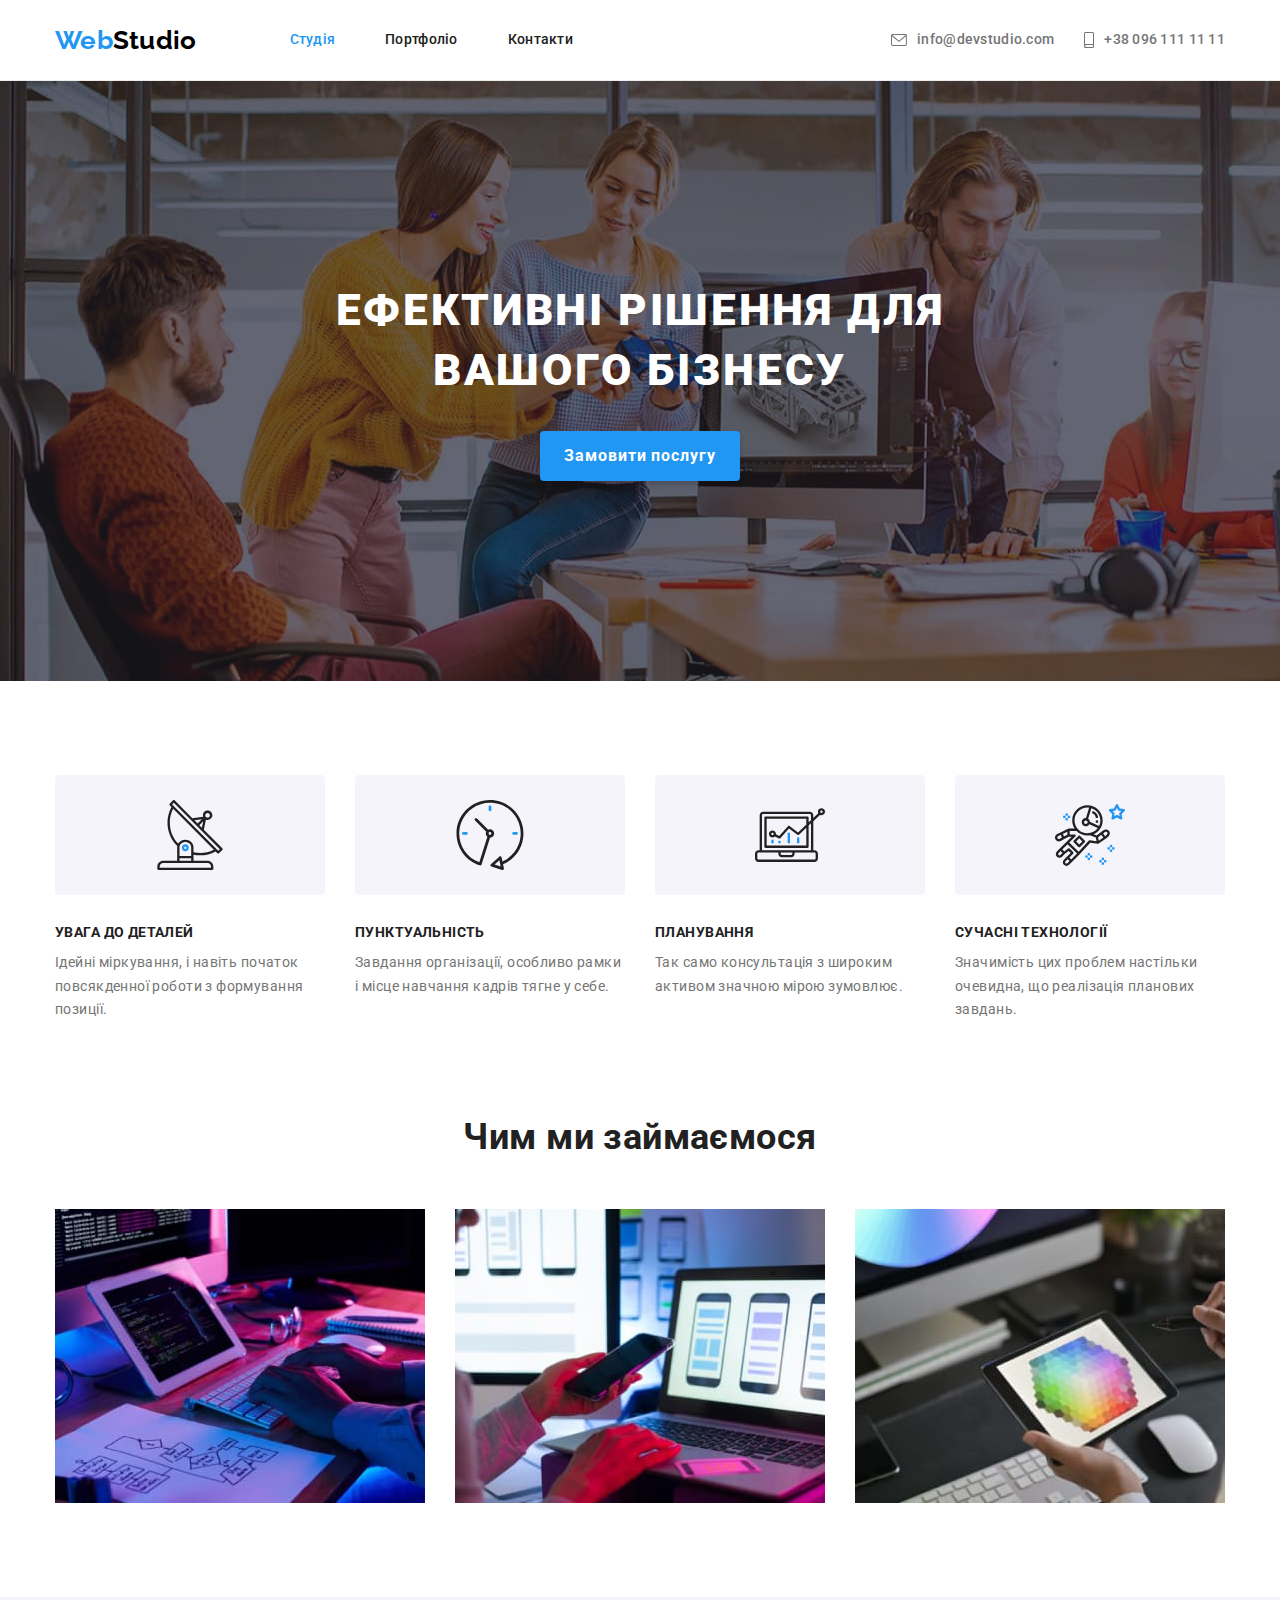
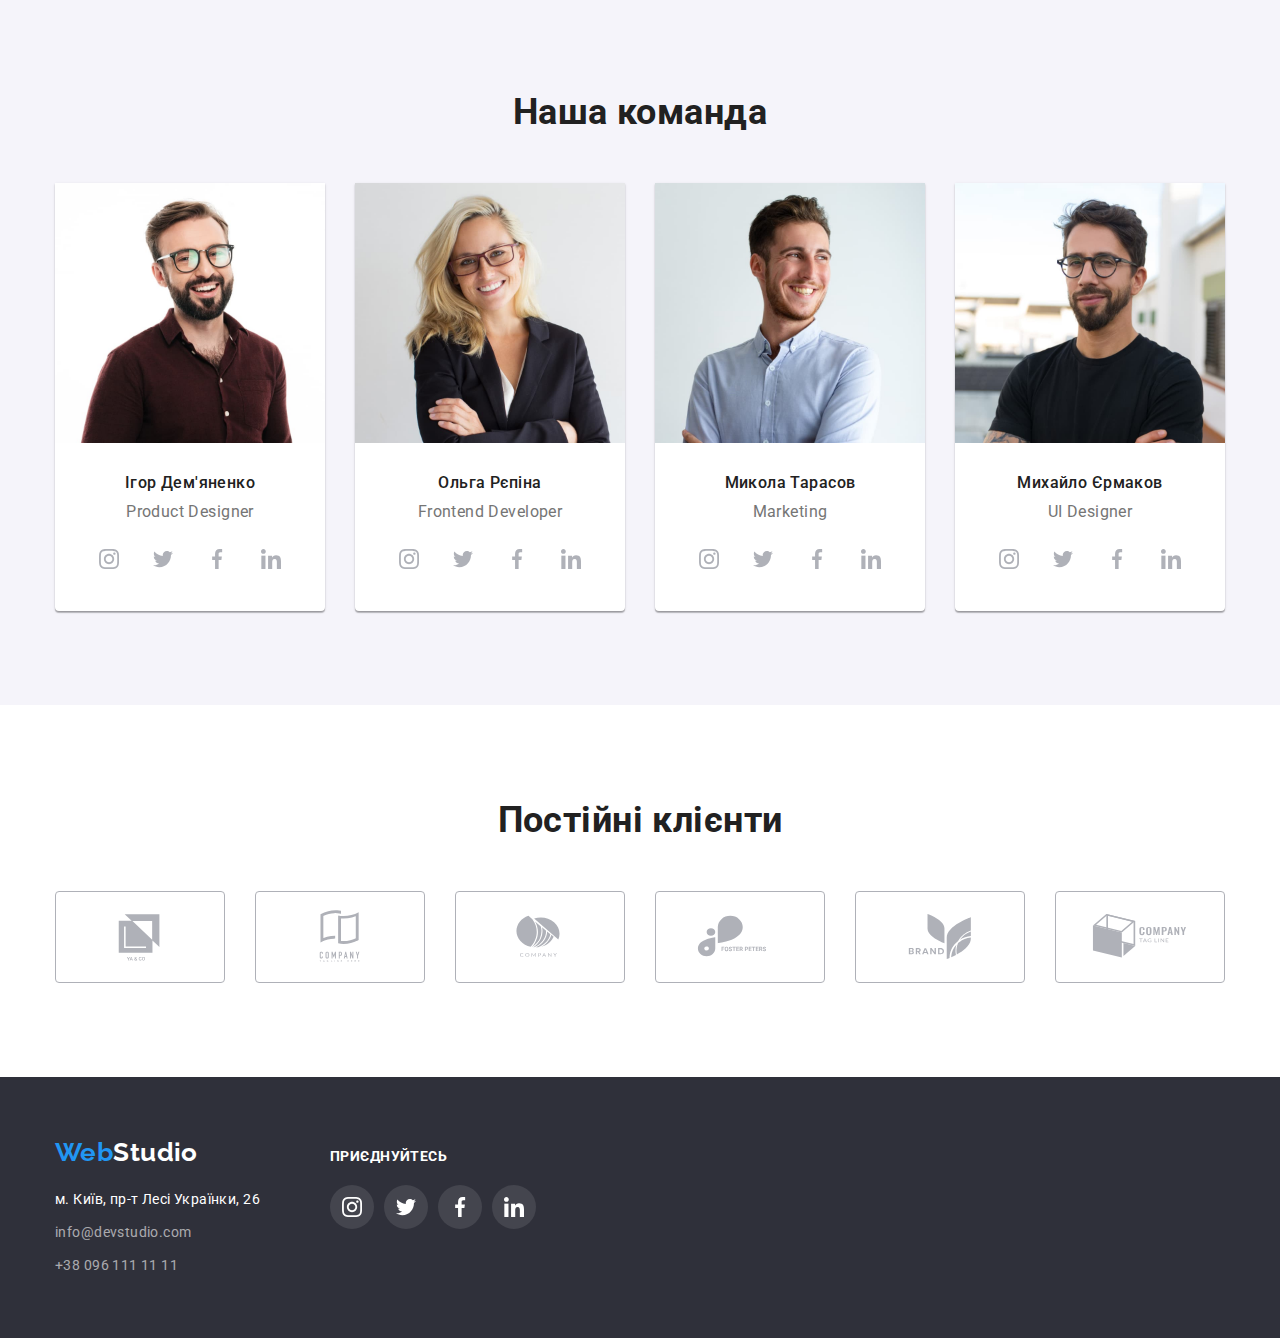
<file: index.html>
<!DOCTYPE html>
<html lang="uk">
  <head>
    <meta charset="UTF-8" />
    <meta http-equiv="X-UA-Compatible" content="IE=edge" />
    <meta name="viewport" content="width=device-width, initial-scale=1.0" />
    <title>WebStudio</title>
    <link
      rel="stylesheet"
      href="https://cdn.jsdelivr.net/npm/modern-normalize@1.1.0/modern-normalize.min.css"
    />
    <link rel="preconnect" href="https://fonts.googleapis.com" />
    <link rel="preconnect" href="https://fonts.gstatic.com" crossorigin />
    <link
      href="https://fonts.googleapis.com/css2?family=Raleway:wght@700&family=Roboto:wght@400;500;700;900&display=swap"
      rel="stylesheet"
    />
    <link rel="stylesheet" href="./css/styles.css" />
  </head>
  <body>
    <!-- Шапка сайту -->
    <header class="header">
      <div class="container header-container">
        <a class="link logo" href="">Web<span class="logo-header">Studio</span></a>
        <nav class="nav">
          <ul class="list header-list">
            <li><a class="link nav-link active" href="">Студія</a></li>
            <li><a class="link nav-link" href="./portfolio.html">Портфоліо</a></li>
            <li><a class="link nav-link" href="">Контакти</a></li>
          </ul>
        </nav>
        <ul class="list header-contacts">
          <li class="contact-item">
            <a class="link contacts-link" href="mailto:info@devstudio.com" aria-label="mail">
              <svg class="contacts-icon" width="16" height="12">
                <use href="./symbol-defs.svg#icon-envelope"></use>
              </svg>
              info@devstudio.com</a
            >
          </li>
          <li class="contact-item">
            <a class="link contacts-link" href="tel:+380961111111" aria-label="phone">
              <svg class="contacts-icon" width="10" height="16">
                <use href="./symbol-defs.svg#icon-smartphone"></use>
              </svg>
              +38 096 111 11 11</a
            >
          </li>
        </ul>
      </div>
    </header>
    <main>
      <!-- Hero -->
      <section class="hero">
        <div class="container">
          <h1 class="hero-title">Ефективні рішення для вашого бізнесу</h1>
          <button class="btn hero-btn" type="button">Замовити послугу</button>
        </div>
      </section>
      <!-- Контент -->
      <section class="section">
        <div class="container">
          <h2 class="visually-hidden">Наші переваги</h2>
          <ul class="list card-set description-list">
            <li class="card-item">
              <div class="description-box">
                <svg class="" width="70" height="70">
                  <use href="./symbol-defs.svg#icon-antenna"></use>
                </svg>
              </div>
              <h3 class="description-item">УВАГА ДО ДЕТАЛЕЙ</h3>
              <p>Ідейні міркування, і навіть початок повсякденної роботи з формування позиції.</p>
            </li>
            <li class="card-item">
              <div class="description-box">
                <svg class="" width="70" height="70">
                  <use href="./symbol-defs.svg#icon-clock"></use>
                </svg>
              </div>
              <h3 class="description-item">ПУНКТУАЛЬНІСТЬ</h3>
              <p>Завдання організації, особливо рамки і місце навчання кадрів тягне у себе.</p>
            </li>
            <li class="card-item">
              <div class="description-box">
                <svg class="" width="70" height="70">
                  <use href="./symbol-defs.svg#icon-diagram"></use>
                </svg>
              </div>
              <h3 class="description-item">ПЛАНУВАННЯ</h3>
              <p>Так само консультація з широким активом значною мірою зумовлює.</p>
            </li>
            <li class="card-item">
              <div class="description-box">
                <svg class="" width="70" height="70">
                  <use href="./symbol-defs.svg#icon-astronaut"></use>
                </svg>
              </div>
              <h3 class="description-item">СУЧАСНІ ТЕХНОЛОГІЇ</h3>
              <p>Значимість цих проблем настільки очевидна, що реалізація планових завдань.</p>
            </li>
          </ul>
        </div>
      </section>
      <!-- About -->
      <section class="section about">
        <div class="container">
          <h2 class="section-title">Чим ми займаємося</h2>
          <ul class="list about-list card-set">
            <li class="card-item">
              <img src="./images/foto_1.jpg" alt="друкує на клаві" width="370" height="294" />
            </li>
            <li class="card-item">
              <img src="./images/foto_2.jpg" alt="тримає телефон" width="370" height="294" />
            </li>
            <li class="card-item">
              <img src="./images/foto_3.jpg" alt="тримає планшет" width="370" height="294" />
            </li>
          </ul>
        </div>
      </section>
      <!-- Teem -->
      <section class="team section">
        <div class="container">
          <h2 class="section-title">Наша команда</h2>
          <ul class="list card-set">
            <li class="team-card card-item">
              <img
                class="team-foto"
                src="./images/igor.jpg"
                alt="продукт менеджер"
                width="270"
                height="260"
              />
              <h3 class="team-name">Ігор Дем'яненко</h3>
              <p class="team-prof">Product Designer</p>
              <ul class="list social">
                <li class="social-item">
                  <a
                    class="link social-link"
                    href=""
                    target="_blank"
                    rel="noopener noreferrer"
                    aria-label="instagram"
                  >
                    <svg class="team-icon" width="20" height="20">
                      <use href="./symbol-defs.svg#icon-instagram"></use>
                    </svg>
                  </a>
                </li>
                <li class="social-item">
                  <a
                    class="link social-link"
                    href=""
                    target="_blank"
                    rel="noopener noreferrer"
                    aria-label="twitter"
                  >
                    <svg class="team-icon" width="20" height="20">
                      <use href="./symbol-defs.svg#icon-twitter"></use>
                    </svg>
                  </a>
                </li>
                <li class="social-item">
                  <a
                    class="link social-link"
                    href=""
                    target="_blank"
                    rel="noopener noreferrer"
                    aria-label="facebook"
                  >
                    <svg class="team-icon" width="20" height="20">
                      <use href="./symbol-defs.svg#icon-facebook"></use>
                    </svg>
                  </a>
                </li>
                <li class="social-item">
                  <a
                    class="link social-link"
                    href=""
                    target="_blank"
                    rel="noopener noreferrer"
                    aria-label="linkedin"
                  >
                    <svg class="team-icon" width="20" height="20">
                      <use href="./symbol-defs.svg#icon-linkedin"></use>
                    </svg>
                  </a>
                </li>
              </ul>
            </li>
            <li class="team-card card-item">
              <img
                class="team-foto"
                src="./images/olga.jpg"
                alt="фрондент"
                width="270"
                height="260"
              />
              <h3 class="team-name">Ольга Рєпіна</h3>
              <p class="team-prof">Frontend Developer</p>
              <ul class="list social">
                <li class="social-item">
                  <a
                    class="link social-link"
                    href=""
                    target="_blank"
                    rel="noopener noreferrer"
                    aria-label="instagram"
                  >
                    <svg class="team-icon" width="20" height="20">
                      <use href="./symbol-defs.svg#icon-instagram"></use>
                    </svg>
                  </a>
                </li>
                <li class="social-item">
                  <a
                    class="link social-link"
                    href=""
                    target="_blank"
                    rel="noopener noreferrer"
                    aria-label="twitter"
                  >
                    <svg class="team-icon" width="20" height="20">
                      <use href="./symbol-defs.svg#icon-twitter"></use>
                    </svg>
                  </a>
                </li>
                <li class="social-item">
                  <a
                    class="link social-link"
                    href=""
                    target="_blank"
                    rel="noopener noreferrer"
                    aria-label="facebook"
                  >
                    <svg class="team-icon" width="20" height="20">
                      <use href="./symbol-defs.svg#icon-facebook"></use>
                    </svg>
                  </a>
                </li>
                <li class="social-item">
                  <a
                    class="link social-link"
                    href=""
                    target="_blank"
                    rel="noopener noreferrer"
                    aria-label="linkedin"
                  >
                    <svg class="team-icon" width="20" height="20">
                      <use href="./symbol-defs.svg#icon-linkedin"></use>
                    </svg>
                  </a>
                </li>
              </ul>
            </li>
            <li class="team-card card-item">
              <img
                class="team-foto"
                src="./images/mukola.jpg"
                alt="маркейтінг"
                width="270"
                height="260"
              />
              <h3 class="team-name">Микола Тарасов</h3>
              <p class="team-prof">Marketing</p>
              <ul class="list social">
                <li class="social-item">
                  <a
                    class="link social-link"
                    href=""
                    target="_blank"
                    rel="noopener noreferrer"
                    aria-label="instagram"
                  >
                    <svg class="team-icon" width="20" height="20">
                      <use href="./symbol-defs.svg#icon-instagram"></use>
                    </svg>
                  </a>
                </li>
                <li class="social-item">
                  <a
                    class="link social-link"
                    href=""
                    target="_blank"
                    rel="noopener noreferrer"
                    aria-label="twitter"
                  >
                    <svg class="team-icon" width="20" height="20">
                      <use href="./symbol-defs.svg#icon-twitter"></use>
                    </svg>
                  </a>
                </li>
                <li class="social-item">
                  <a
                    class="link social-link"
                    href=""
                    target="_blank"
                    rel="noopener noreferrer"
                    aria-label="facebook"
                  >
                    <svg class="team-icon" width="20" height="20">
                      <use href="./symbol-defs.svg#icon-facebook"></use>
                    </svg>
                  </a>
                </li>
                <li class="social-item">
                  <a
                    class="link social-link"
                    href=""
                    target="_blank"
                    rel="noopener noreferrer"
                    aria-label="linkedin"
                  >
                    <svg class="team-icon" width="20" height="20">
                      <use href="./symbol-defs.svg#icon-linkedin"></use>
                    </svg>
                  </a>
                </li>
              </ul>
            </li>
            <li class="team-card card-item">
              <img
                class="team-foto"
                src="./images/muha.jpg"
                alt="дизайнер"
                width="270"
                height="260"
              />
              <h3 class="team-name">Михайло Єрмаков</h3>
              <p class="team-prof">UI Designer</p>
              <ul class="list social">
                <li class="social-item">
                  <a
                    class="link social-link"
                    href=""
                    target="_blank"
                    rel="noopener noreferrer"
                    aria-label="instagram"
                  >
                    <svg class="team-icon" width="20" height="20">
                      <use href="./symbol-defs.svg#icon-instagram"></use>
                    </svg>
                  </a>
                </li>
                <li class="social-item">
                  <a
                    class="link social-link"
                    href=""
                    target="_blank"
                    rel="noopener noreferrer"
                    aria-label="twitter"
                  >
                    <svg class="team-icon" width="20" height="20">
                      <use href="./symbol-defs.svg#icon-twitter"></use>
                    </svg>
                  </a>
                </li>
                <li class="social-item">
                  <a
                    class="link social-link"
                    href=""
                    target="_blank"
                    rel="noopener noreferrer"
                    aria-label="facebook"
                  >
                    <svg class="team-icon" width="20" height="20">
                      <use href="./symbol-defs.svg#icon-facebook"></use>
                    </svg>
                  </a>
                </li>
                <li class="social-item">
                  <a
                    class="link social-link"
                    href=""
                    target="_blank"
                    rel="noopener noreferrer"
                    aria-label="linkedin"
                  >
                    <svg class="team-icon" width="20" height="20">
                      <use href="./symbol-defs.svg#icon-linkedin"></use>
                    </svg>
                  </a>
                </li>
              </ul>
            </li>
          </ul>
        </div>
      </section>
      <!-- постійні клієнти -->
      <section class="section">
        <div class="container">
          <h2 class="section-title">Постійні клієнти</h2>
          <ul class="list card-set client-list">
            <li class="card-item">
              <a class="link client-link" href="" aria-label="logo">
                <svg class="client-icon" width="106" height="60">
                  <use href="./symbol-defs.svg#icon-yaco"></use>
                </svg>
              </a>
            </li>
            <li class="card-item">
              <a class="link client-link" href="" aria-label="logo">
                <svg class="client-icon" width="106" height="60">
                  <use href="./symbol-defs.svg#icon-taglanehere"></use>
                </svg>
              </a>
            </li>
            <li class="card-item">
              <a class="link client-link" href="" aria-label="logo">
                <svg class="client-icon" width="106" height="60">
                  <use href="./symbol-defs.svg#icon-compani"></use>
                </svg>
              </a>
            </li>
            <li class="card-item">
              <a class="link client-link" href="" aria-label="logo">
                <svg class="client-icon" width="106" height="60">
                  <use href="./symbol-defs.svg#icon-foster-peterst"></use>
                </svg>
              </a>
            </li>
            <li class="card-item">
              <a class="link client-link" href="" aria-label="logo">
                <svg class="client-icon" width="106" height="60">
                  <use href="./symbol-defs.svg#icon-brand"></use>
                </svg>
              </a>
            </li>
            <li class="card-item">
              <a class="link client-link" href="" aria-label="logo">
                <svg class="client-icon" width="106" height="60">
                  <use href="./symbol-defs.svg#icon-tegline"></use>
                </svg>
              </a>
            </li>
          </ul>
        </div>
      </section>
    </main>
    <!-- футер -->
    <footer class="footer">
      <div class="container footer-box">
        <div class="footer-address">
          <a class="link logo" href="">Web<span class="logo-footer">Studio</span></a>
          <address class="address">
            <ul class="list address-list">
              <li>
                <a
                  class="link address-link"
                  href="https://goo.gl/maps/Pd6uUxVSm1AgarqQ9"
                  target="_blank"
                  rel="noopener noreferrer"
                  >м. Київ, пр-т Лесі Українки, 26</a
                >
              </li>
              <li>
                <a class="link address-link" href="mailto:info@devstudio.com">info@devstudio.com</a>
              </li>
              <li><a class="link address-link" href="tel:+380961111111">+38 096 111 11 11</a></li>
            </ul>
          </address>
        </div>
        <div class="footer-contsct">
          <h2 class="footer-title">приєднуйтесь</h2>
          <ul class="list social">
            <li>
              <a
                class="link social-link"
                href=""
                target="_blank"
                rel="noopener noreferrer"
                aria-label="instagram"
              >
                <svg class="footer-icon" width="20" height="20">
                  <use href="./symbol-defs.svg#icon-instagram"></use>
                </svg>
              </a>
            </li>
            <li>
              <a
                class="link social-link"
                href=""
                target="_blank"
                rel="noopener noreferrer"
                aria-label="twitter"
              >
                <svg class="footer-icon" width="20" height="20">
                  <use href="./symbol-defs.svg#icon-twitter"></use>
                </svg>
              </a>
            </li>
            <li>
              <a
                class="link social-link"
                href=""
                target="_blank"
                rel="noopener noreferrer"
                aria-label="facebook"
              >
                <svg class="footer-icon" width="20" height="20">
                  <use href="./symbol-defs.svg#icon-facebook"></use>
                </svg>
              </a>
            </li>
            <li>
              <a
                class="link social-link"
                href=""
                target="_blank"
                rel="noopener noreferrer"
                aria-label="linkedin"
              >
                <svg class="footer-icon" width="20" height="20">
                  <use href="./symbol-defs.svg#icon-linkedin"></use>
                </svg>
              </a>
            </li>
          </ul>
        </div>
      </div>
    </footer>
  </body>
</html>
</file>
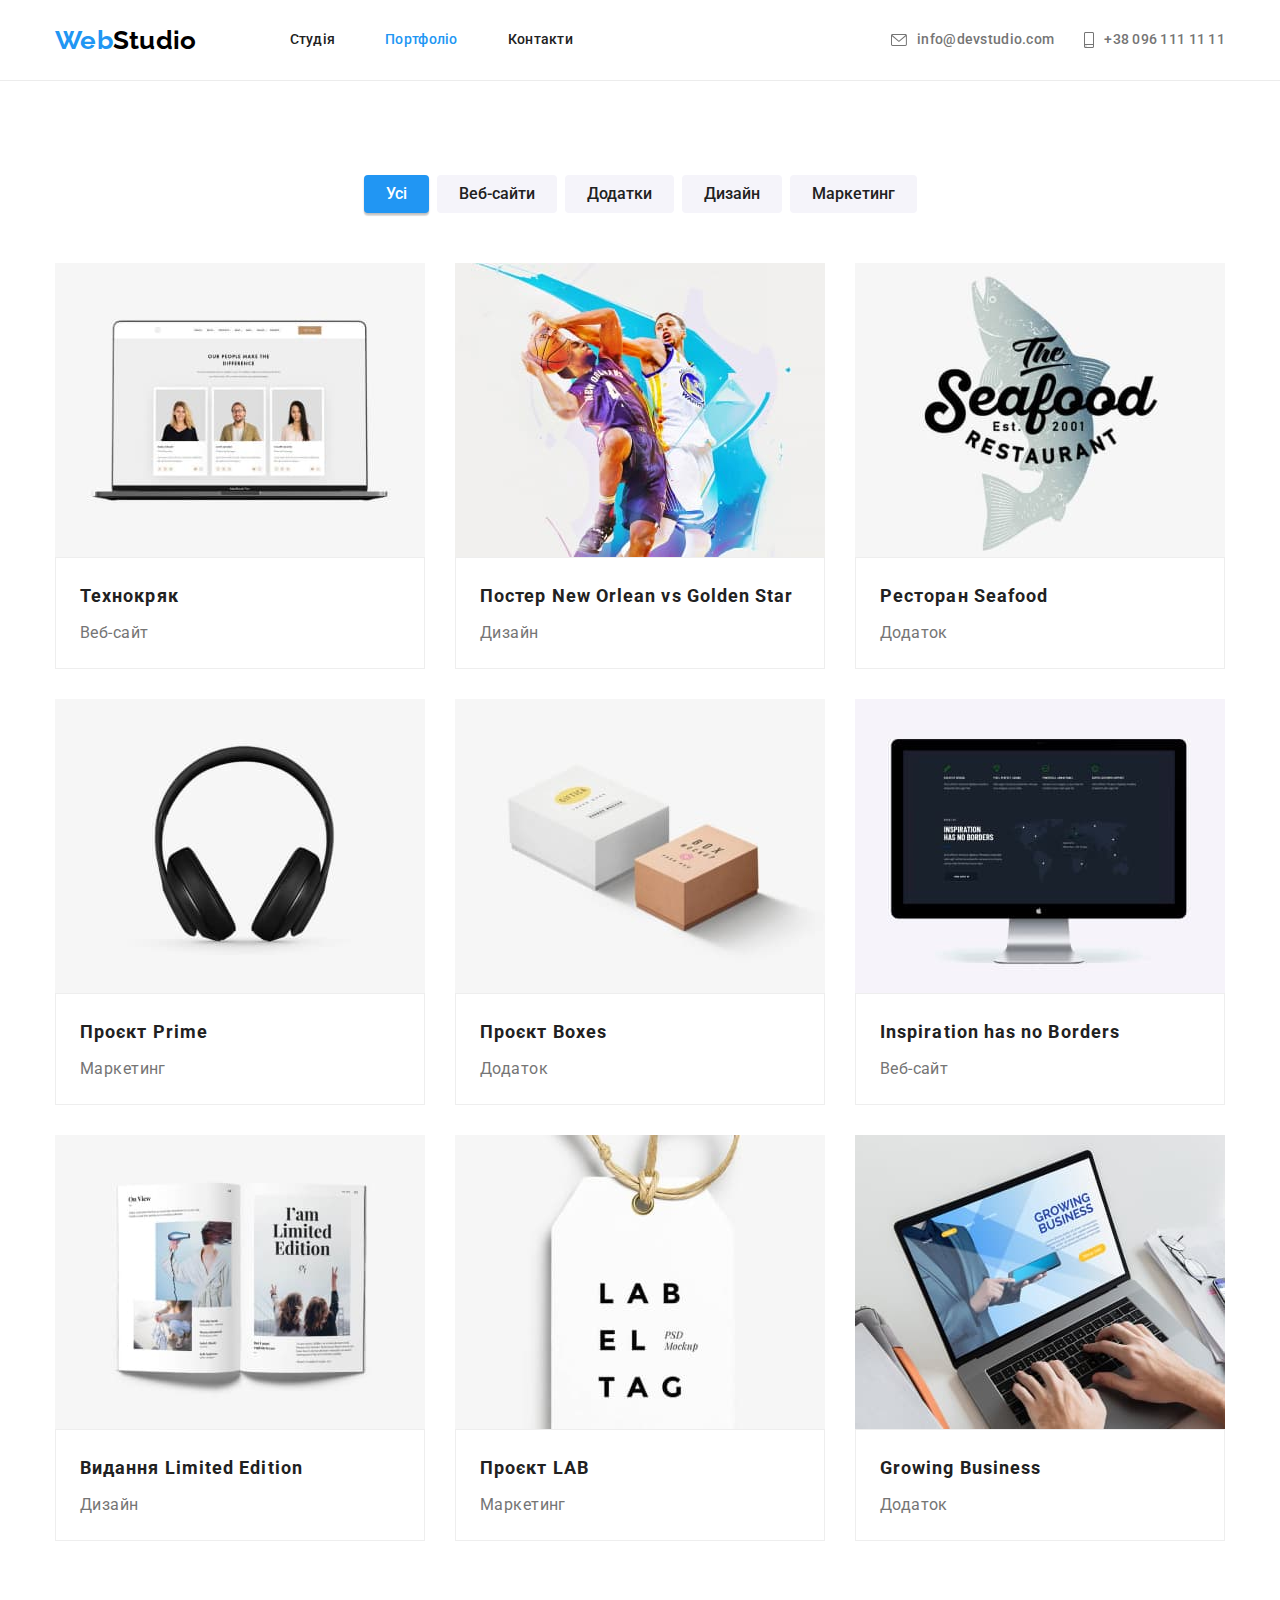
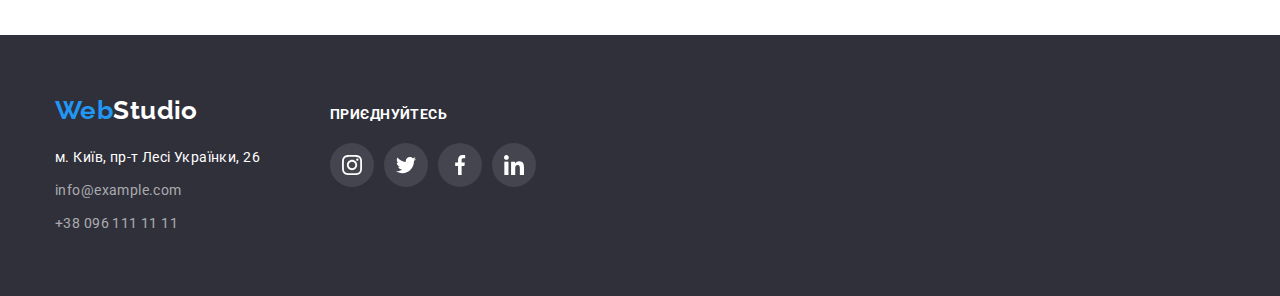
<file: portfolio.html>
<!DOCTYPE html>
<html lang="uk">
  <head>
    <meta charset="UTF-8" />
    <meta http-equiv="X-UA-Compatible" content="IE=edge" />
    <meta name="viewport" content="width=device-width, initial-scale=1.0" />
    <link
      rel="stylesheet"
      href="https://cdn.jsdelivr.net/npm/modern-normalize@1.1.0/modern-normalize.min.css"
    />
    <link rel="preconnect" href="https://fonts.googleapis.com" />
    <link rel="preconnect" href="https://fonts.gstatic.com" crossorigin />
    <link
      href="https://fonts.googleapis.com/css2?family=Raleway:wght@700&family=Roboto:wght@400;500;700;900&display=swap"
      rel="stylesheet"
    />
    <link rel="stylesheet" href="./css/styles.css" />
    <title>Portfolio</title>
  </head>
  <body class="body">
     <!-- Шапка сайту -->
    <header class="header">
      <div class="container header-container">
        <a class="link logo" href="">Web<span class="logo-header">Studio</span></a>
        <nav class="nav">
          <ul class="list header-list">
            <li><a class="link nav-link" href="./index.html">Студія</a></li>
            <li><a class="link nav-link active" href="">Портфоліо</a></li>
            <li><a class="link nav-link" href="">Контакти</a></li>
          </ul>
        </nav>
        <ul class="list header-contacts">
          <li class="contact-item">
            <a class="link contacts-link" href="mailto:info@devstudio.com" aria-label="mail">
              <svg class="contacts-icon" width="16" height="12">
                <use href="./symbol-defs.svg#icon-envelope"></use>
              </svg>
              info@devstudio.com</a
            >
          </li>
          <li class="contact-item">
            <a class="link contacts-link" href="tel:+380961111111" aria-label="phone">
              <svg class="contacts-icon" width="10" height="16">
                <use href="./symbol-defs.svg#icon-smartphone"></use>
              </svg>
              +38 096 111 11 11</a
            >
          </li>
        </ul>
      </div>
    </header>
    <main>
      <!-- Портфоліо -->
      <section class="section">
        <div class="container">
          <h1 class="visually-hidden">Портфоліо</h1>
          <ul class="list portfolio-filter">
            <li><button class="btn filter-btn current" type="button">Усі</button></li>
            <li><button class="btn filter-btn" type="button">Веб-сайти</button></li>
            <li><button class="btn filter-btn" type="button">Додатки</button></li>
            <li><button class="btn filter-btn" type="button">Дизайн</button></li>
            <li><button class="btn filter-btn" type="button">Маркетинг</button></li>
          </ul>
          <ul class="list portfolio-list card-set">
            <li class="card-item">
              <a class="link portfolio-link" href=""
                ><img src="./images/tehtnokrack.jpg" alt="Ноут" width="370" height="294" />
                <div class="portfolio-block">
                  <h2 class="portfolio-title">Технокряк</h2>
                  <p class="portfolio-text">Веб-сайт</p>
                </div></a
              >
            </li>
            <li class="card-item">
              <a class="link portfolio-link" href=""
                ><img src="./images/NewOrlean.jpg" alt="Постер" width="370" height="294" />
                <div class="portfolio-block">
                  <h2 class="portfolio-title">Постер New Orlean vs Golden Star</h2>
                  <p class="portfolio-text">Дизайн</p>
                </div></a
              >
            </li>
            <li class="card-item">
              <a class="link portfolio-link" href=""
                ><img src="./images/Seafood.jpg" alt="Ресторан" width="370" height="294" />
                <div class="portfolio-block">
                  <h2 class="portfolio-title">Ресторан Seafood</h2>
                  <p class="portfolio-text">Додаток</p>
                </div></a
              >
            </li>
            <li class="card-item">
              <a class="link portfolio-link" href=""
                ><img src="./images/Prime.jpg" alt="Навушники" width="370" height="294" />
                <div class="portfolio-block">
                  <h2 class="portfolio-title">Проєкт Prime</h2>
                  <p class="portfolio-text">Маркетинг</p>
                </div></a
              >
            </li>
            <li class="card-item">
              <a class="link portfolio-link" href=""
                ><img src="./images/Boxes.jpg" alt="Коробка" width="370" height="294" />
                <div class="portfolio-block">
                  <h2 class="portfolio-title">Проєкт Boxes</h2>
                  <p class="portfolio-text">Додаток</p>
                </div></a
              >
            </li>
            <li class="card-item">
              <a class="link portfolio-link" href=""
                ><img src="./images/Bordersimg.jpg" alt="ПК" width="370" height="294" />
                <div class="portfolio-block">
                  <h2 class="portfolio-title">Inspiration has no Borders</h2>
                  <p class="portfolio-text">Веб-сайт</p>
                </div></a
              >
            </li>
            <li class="card-item">
              <a class="link portfolio-link" href=""
                ><img src="./images/LimitedEdition.jpg" alt="Книга" width="370" height="294" />
                <div class="portfolio-block">
                  <h2 class="portfolio-title">Видання Limited Edition</h2>
                  <p class="portfolio-text">Дизайн</p>
                </div></a
              >
            </li>
            <li class="card-item">
              <a class="link portfolio-link" href=""
                ><img src="./images/LAB.jpg" alt="LAB" width="370" height="294" />
                <div class="portfolio-block">
                  <h2 class="portfolio-title">Проєкт LAB</h2>
                  <p class="portfolio-text">Маркетинг</p>
                </div></a
              >
            </li>
            <li class="card-item">
              <a class="link portfolio-link" href=""
                ><img src="./images/GrowingBusiness.jpg" alt="Ноут" width="370" height="294" />
                <div class="portfolio-block">
                  <h2 class="portfolio-title">Growing Business</h2>
                  <p class="portfolio-text">Додаток</p>
                </div></a
              >
            </li>
          </ul>
        </div>
      </section>
    </main>
    <footer class="footer">
      <div class="container footer-box">
        <div class="footer-address">
          <a class="link logo" href="">Web<span class="logo-footer">Studio</span></a>
          <address class="address">
            <ul class="list address-list">
              <li>
                <a
                  class="link address-link"
                  href="https://goo.gl/maps/Pd6uUxVSm1AgarqQ9"
                  target="_blank"
                  rel="noopener noreferrer"
                  >м. Київ, пр-т Лесі Українки, 26</a
                >
              </li>
              <li>
                <a class="link address-link" href="mailto:info@example.com">info@example.com</a>
              </li>
              <li><a class="link address-link" href="tel:+380961111111">+38 096 111 11 11</a></li>
            </ul>
          </address>
        </div>
        <div class="footer-contsct">
          <h2 class="footer-title">приєднуйтесь</h2>
          <ul class="list social">
            <li>
              <a
                class="link social-link"
                href=""
                target="_blank"
                rel="noopener noreferrer"
                aria-label="instagram"
              >
                <svg class="footer-icon" width="20" height="20">
                  <use href="./symbol-defs.svg#icon-instagram"></use>
                </svg>
              </a>
            </li>
            <li>
              <a
                class="link social-link"
                href=""
                target="_blank"
                rel="noopener noreferrer"
                aria-label="twitter"
              >
                <svg class="footer-icon" width="20" height="20">
                  <use href="./symbol-defs.svg#icon-twitter"></use>
                </svg>
              </a>
            </li>
            <li>
              <a
                class="link social-link"
                href=""
                target="_blank"
                rel="noopener noreferrer"
                aria-label="facebook"
              >
                <svg class="footer-icon" width="20" height="20">
                  <use href="./symbol-defs.svg#icon-facebook"></use>
                </svg>
              </a>
            </li>
            <li>
              <a
                class="link social-link"
                href=""
                target="_blank"
                rel="noopener noreferrer"
                aria-label="linkedin"
              >
                <svg class="footer-icon" width="20" height="20">
                  <use href="./symbol-defs.svg#icon-linkedin"></use>
                </svg>
              </a>
            </li>
          </ul>
        </div>
      </div>
    </footer>
  </body>
</html>
</file>
<file: css/styles.css>
:root {
  /* fonts */
  --main-font: 'Roboto', sans-serif;
  --second-font: 'Raleway', sans-serif;
  /* colors */
  --text-link-act: #2196f3;
  --text-color-main: #212121;
  --text-color: #757575;
  --logo-color: #000000;
  --border: #ececec;
  --border-work: #eeeeee;
  --bgcolor-hero: #2f303a;
  --bgcolor-btn: #188ce8;
  --text-title: #ffffff;
  --bgcolor-team: #f5f4fa;
  --icon-color: #afb1b8;
  /* gap */
  --cadr-gap: 30px;
  --card-item: 4;
}

body {
  font-family: var(--main-font);
  font-size: 14px;
  line-height: 1.71;
  letter-spacing: 0.03em;
  color: var(--text-color);
}
h1,
h2,
h3,
h4,
h5,
h6,
p {
  margin: 0;
}
img {
  display: block;
  max-width: 100%;
  height: auto;
}
.btn {
  cursor: pointer;
  font-family: inherit;
}
.section {
  padding-top: 94px;
  padding-bottom: 94px;
}
.link {
  text-decoration: none;
  color: currentColor;
}
.list {
  margin: 0;
  padding: 0;
  list-style: none;
}
.container {
  width: 1200px;
  padding-left: 15px;
  padding-right: 15px;
  margin-left: auto;
  margin-right: auto;
}
.logo {
  font-family: var(--second-font);
  font-weight: 700;
  font-size: 26px;
  line-height: 1.19;
  color: var(--text-link-act);
}
.header .logo {
  margin-right: 93px;
}
.logo-header {
  color: var(--logo-color);
}
.logo-footer {
  color: var(--text-title);
}
.footer {
  padding-top: 60px;
  padding-bottom: 60px;
  background-color: #2f303a;
}
.footer-box {
  display: flex;
  gap: 70px;
  align-items: baseline;
}
.footer .social-link {
  background-color: rgba(255, 255, 255, 0.1);
}
.footer-icon {
  fill: var(--text-title);
}
.address {
  font-style: inherit;
  color: rgba(255, 255, 255, 0.6);
}
.footer-title {
  font-size: 14px;
  font-weight: 700;
  line-height: 1.14;
  text-transform: uppercase;
  color: var(--text-title);
  margin-bottom: 20px;
}
.address-list {
  display: flex;
  flex-direction: column;
  gap: 9px;
}
.address-link[target='_blank'] {
  color: var(--text-title);
}
.header {
  font-weight: 500;
  line-height: 1.14;
  letter-spacing: 0.02em;
  border-bottom: 1px solid var(--border);
}
.header-container {
  display: flex;
  align-items: center;
}
.header-list {
  display: flex;
  margin-right: auto;
  gap: 50px;
}

.header-contacts {
  display: flex;
  align-items: center;
  margin-left: auto;
  gap: 30px;
}
.nav-link,
.contacts-link {
  display: flex;
  align-items: center;
  padding-top: 32px;
  padding-bottom: 32px;
}
.contact-item {
  display: flex;
  align-items: center;
}
.contacts-icon {
  margin-right: 10px;
  fill: currentColor;
}
.nav {
  display: flex;
  color: var(--text-color-main);
}
.active {
  color: var(--text-link-act);
}

.hero {
  padding-top: 200px;
  padding-bottom: 200px;
  max-width: 1600px;
  text-align: center;
  margin-left: auto;
  margin-right: auto;
  background-image: linear-gradient(to left, rgba(47, 48, 58, 0.4), rgba(47, 48, 58, 0.4)),
    url(../images/hero.jpg);
  background-color: var(--bgcolor-hero);
}
.hero-title {
  max-width: 696px;
  margin-left: auto;
  margin-right: auto;
  margin-bottom: 30px;
  font-weight: 900;
  font-size: 44px;
  line-height: 1.36;
  text-align: center;
  letter-spacing: 0.06em;
  text-transform: uppercase;
  color: var(--text-title);
}
.hero-btn {
  min-width: 200px;
  min-height: 50px;
  margin-left: auto;
  margin-right: auto;
  background-color: var(--text-link-act);
  font-weight: 700;
  font-size: 16px;
  line-height: 1.88;
  align-items: center;
  text-align: center;
  letter-spacing: 0.06em;
  color: var(--text-title);
  border: none;
  box-shadow: 0px 4px 4px rgba(0, 0, 0, 0.15);
  border-radius: 4px;
}
.card-set {
  display: flex;
  flex-wrap: wrap;
  gap: var(--cadr-gap);
  /* flex-basis: calc((100% - (var(--card-item) - 1) * var(--cadr-gap) / var(--card-item)); */
}
.card-item {
  /* max-width: 270px; */
  flex-basis: calc((100% - (var(--card-item) - 1) * var(--cadr-gap)) / var(--card-item));
}
.description-list {
  display: flex;
  gap: 30px;
}
.description-box {
  display: flex;
  align-items: center;
  justify-content: center;
  height: 120px;
  margin-bottom: 30px;
  background-color: var(--bgcolor-team);
  border-radius: 4px;
}
.about {
  padding-top: 0;
}
.about-list {
  --card-item: 3;
}
.team-card {
  background-color: var(--text-title);
  box-shadow: 0px 1px 3px rgba(0, 0, 0, 0.12), 0px 1px 1px rgba(0, 0, 0, 0.14),
    0px 2px 1px rgba(0, 0, 0, 0.2);
  border-radius: 0px 0px 4px 4px;
}
.team {
  background-color: var(--bgcolor-team);
}
.card-set .team-card {
  padding-bottom: 30px;
}
.team-prof,
.team-name {
  font-size: 16px;
  line-height: 1.19;
  text-align: center;
}
.team-foto {
  margin-bottom: 30px;
}
.team-name {
  font-weight: 500;
  margin-bottom: 10px;
  color: var(--text-color-main);
}
.team .social {
  margin-top: 16px;
}
.social {
  display: flex;
  align-items: center;
  justify-content: center;
  gap: 10px;
}
.social-link {
  display: flex;
  align-items: center;
  justify-content: center;
  width: 44px;
  height: 44px;
  background-color: var(--text-title);
  border-radius: 50%;
  fill: var(--icon-color);
  /* outline: 1px solid red; */
}

.team-icon:hover,
.team-icon:focus,
.social-link:hover,
.social-link:focus {
  background-color: var(--text-link-act);
  fill: var(--text-title);
}
.client-link {
  display: flex;
  align-items: center;
  justify-content: center;
  /* width: 170px; */
  height: 92px;
  border: 1px solid currentColor;
  border-radius: 4px;
  color: var(--icon-color);
}
.client-link:hover,
.client-link:focus {
  color: var(--text-link-act);
}
.client-icon {
  fill: currentColor;
}
/* .client-icon:hover,
.client-icon:focus {
  fill: var(--text-link-act);
} */
.footer .logo {
  display: block;
  margin-bottom: 20px;
}
.filter-btn {
  font-weight: 500;
  font-size: 16px;
  line-height: 1.63;
  text-align: center;
  padding: 6px 22px;
  border: 0;
  color: var(--text-color-main);
  background-color: var(--bgcolor-team);
  border-radius: 4px;
}
.current {
  color: var(--text-title);
  background-color: var(--text-link-act);
  box-shadow: 0px 3px 1px rgba(0, 0, 0, 0.1), 0px 1px 2px rgba(0, 0, 0, 0.08),
    0px 2px 2px rgba(0, 0, 0, 0.12);
}
.portfolio-list {
  --card-item: 3;
}
.client-list {
  --card-item: 6;
}
.portfolio-link {
  display: block;
}
.portfolio-link:hover,
.portfolio-link:focus {
  box-shadow: 0px 1px 1px rgba(0, 0, 0, 0.12), 0px 4px 4px rgba(0, 0, 0, 0.06),
    1px 4px 6px rgba(0, 0, 0, 0.16);
}
.hero-btn:hover,
.hero-btn:focus {
  background-color: var(--bgcolor-btn);
}
.description-item {
  font-weight: 700;
  font-size: 14px;
  line-height: 1.14;
  margin-bottom: 10px;
  text-transform: uppercase;
  color: var(--text-color-main);
}
.section-title {
  font-weight: 700;
  font-size: 36px;
  line-height: 1.17;
  margin-bottom: 50px;
  text-align: center;
  color: var(--text-color-main);
}
.visually-hidden {
  position: absolute;
  white-space: nowrap;
  width: 1px;
  height: 1px;
  overflow: hidden;
  border: 0;
  padding: 0;
  clip: rect(0 0 0 0);
  clip-path: inset(50%);
  margin: -1px;
}
.portfolio-filter {
  display: flex;
  justify-content: center;
  margin-bottom: 50px;
  gap: 8px;
}
.portfolio-title {
  font-weight: 700;
  font-size: 18px;
  line-height: 2;
  letter-spacing: 0.06em;
  margin-bottom: 4px;
  color: var(--text-color-main);
}
.portfolio-text {
  font-size: 16px;
  line-height: 1.88;
}
.portfolio-block {
  border: 1px solid var(--border-work);
  padding: 20px 24px;
}
.nav-link:hover,
.nav-link:focus,
.contacts-link:hover,
.contacts-link:focus,
.address-link:hover,
.address-link:focus,
.contacts-footer:hover,
.contacts-footer:focus {
  color: var(--text-link-act);
  fill: var(--text-link-act);
}
.current:hover,
.current:focus,
.filter-btn:hover,
.filter-btn:focus {
  color: #ffffff;
  background-color: var(--text-link-act);
  box-shadow: 0px 3px 1px rgba(0, 0, 0, 0.1), 0px 1px 2px rgba(0, 0, 0, 0.08),
    0px 2px 2px rgba(0, 0, 0, 0.12);
}
</file>
